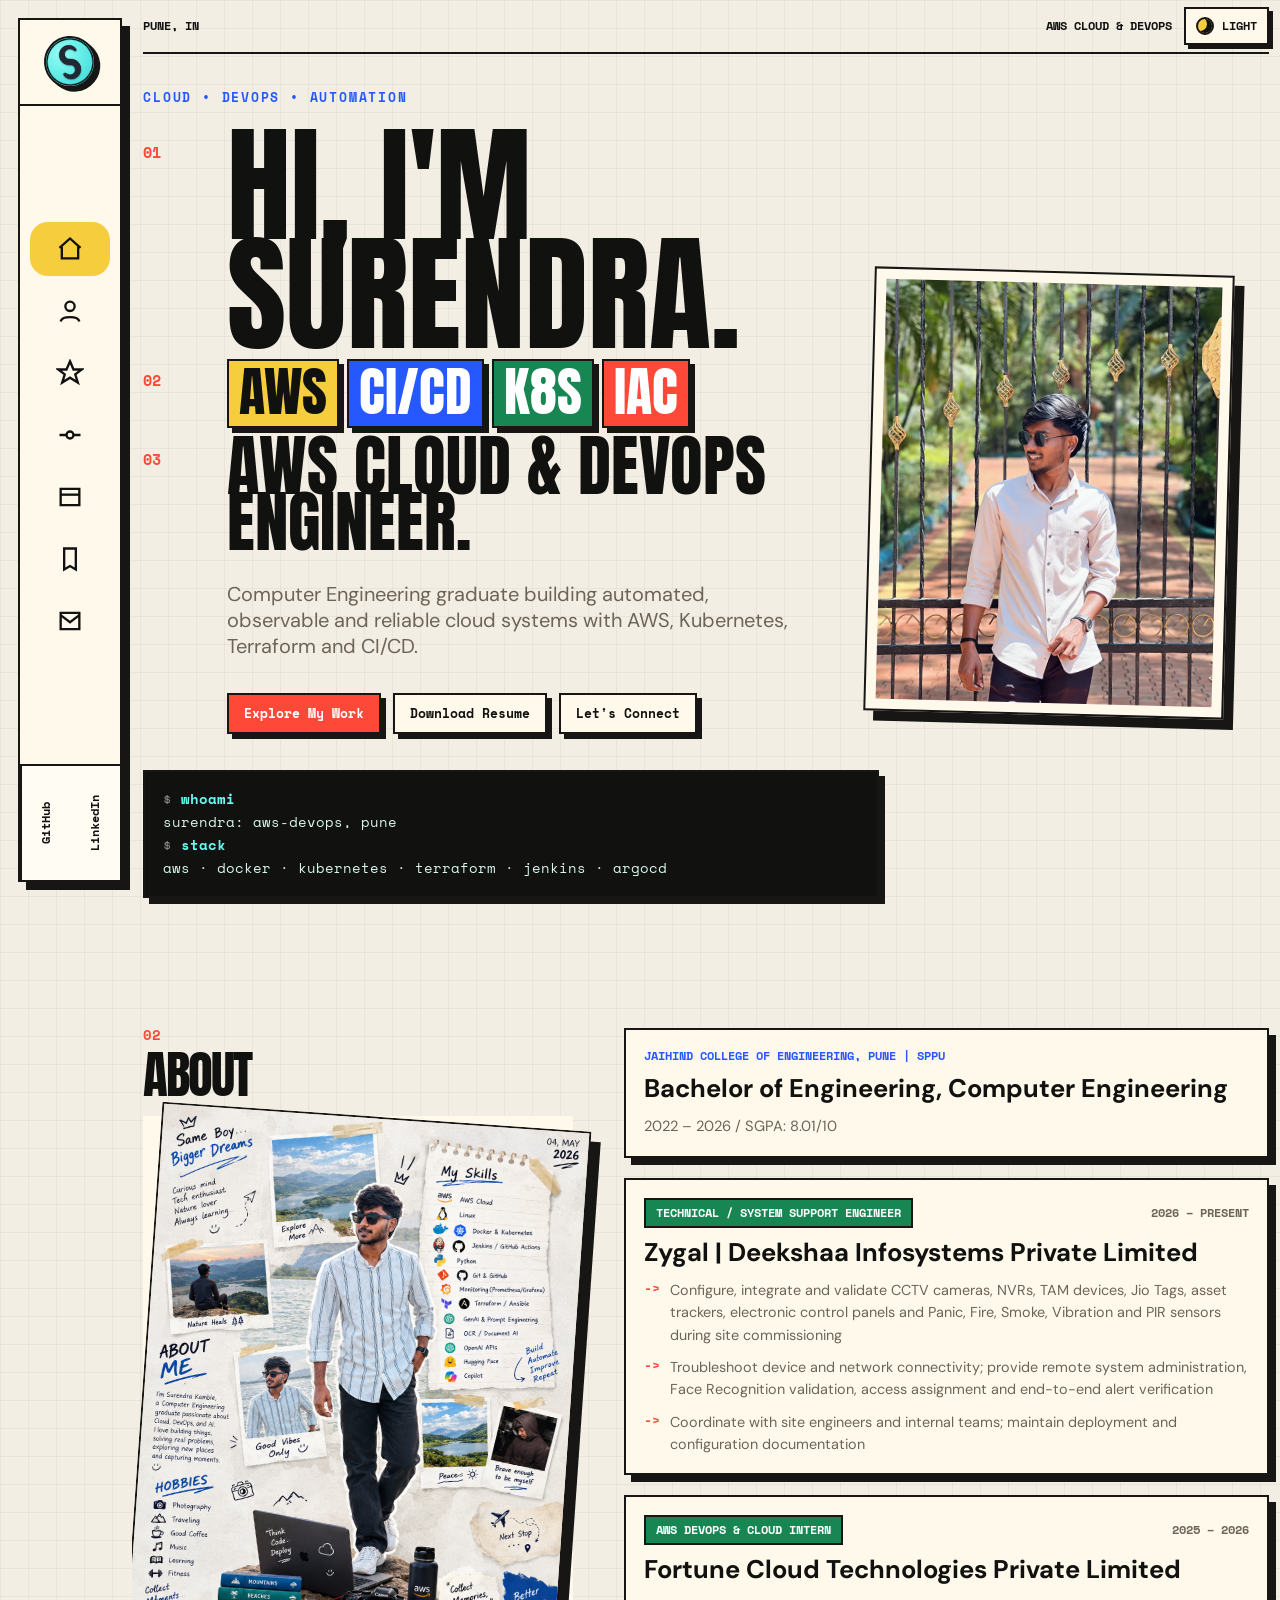
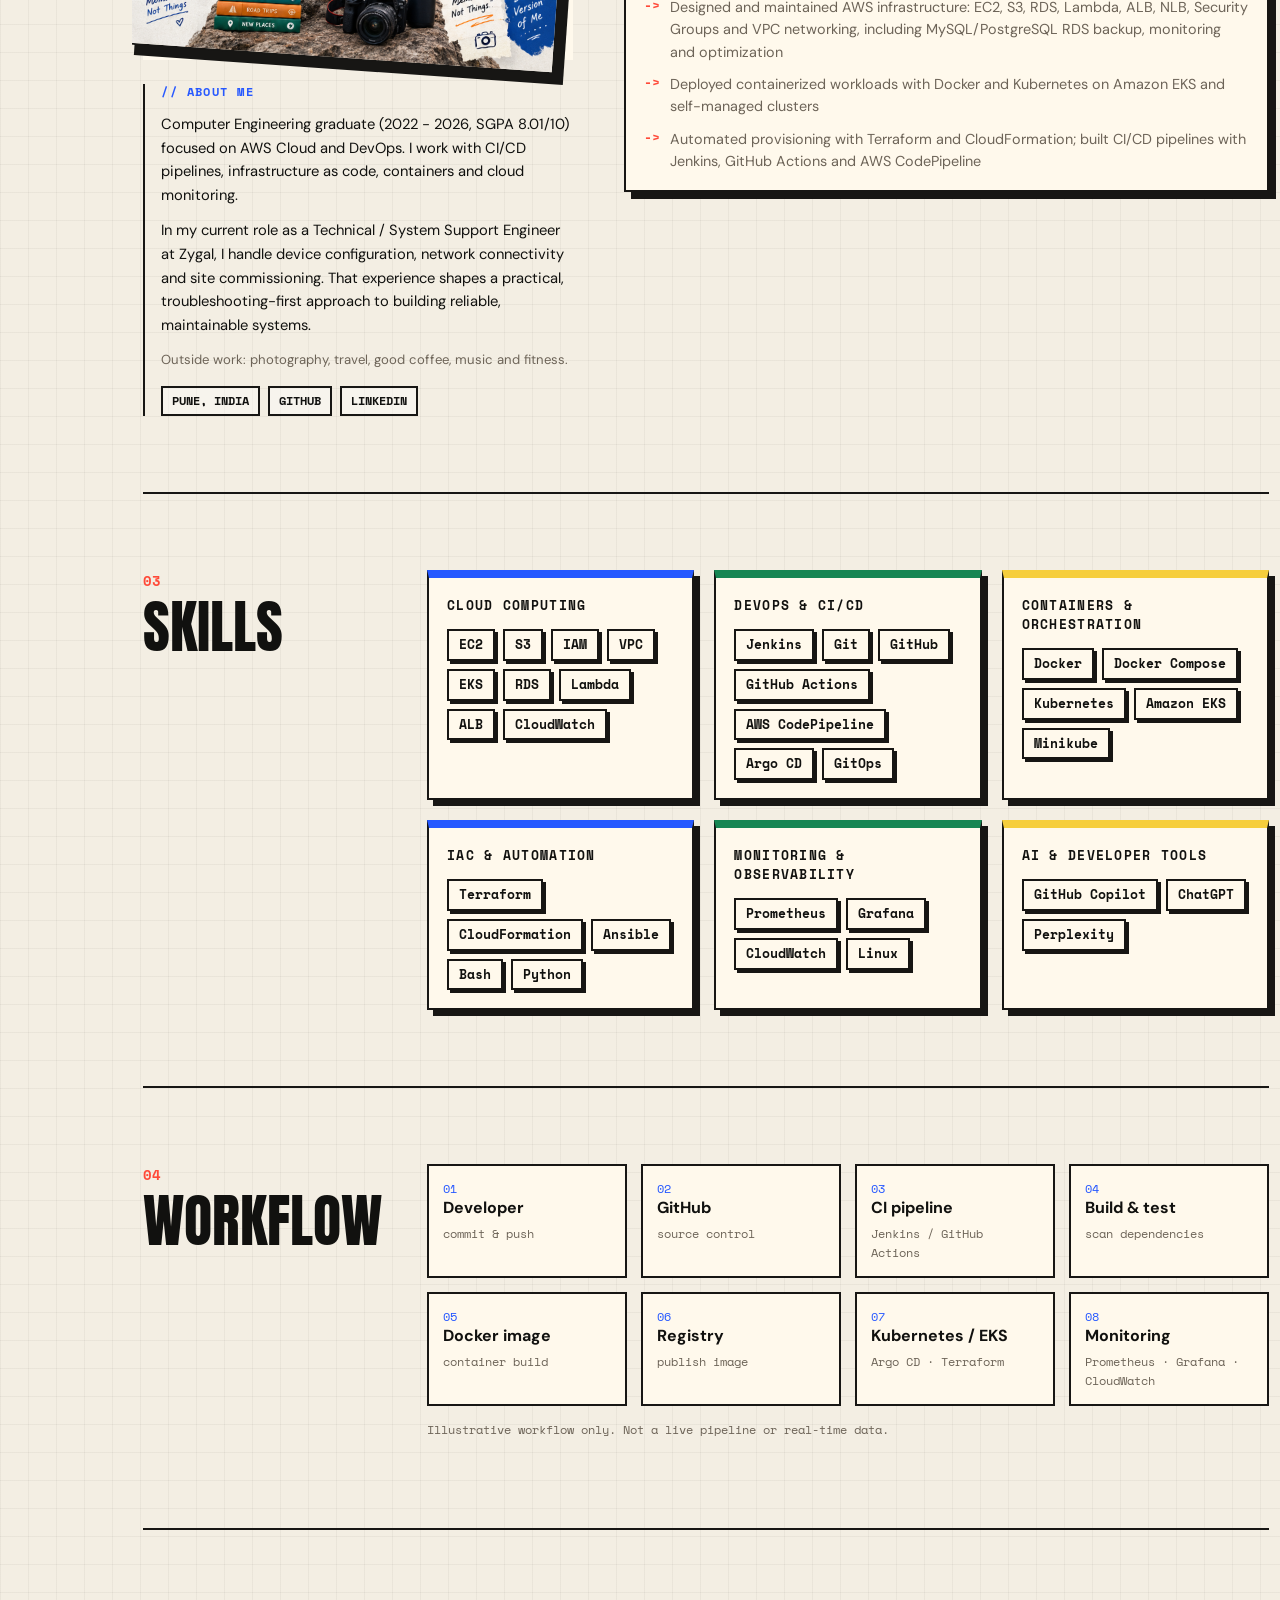
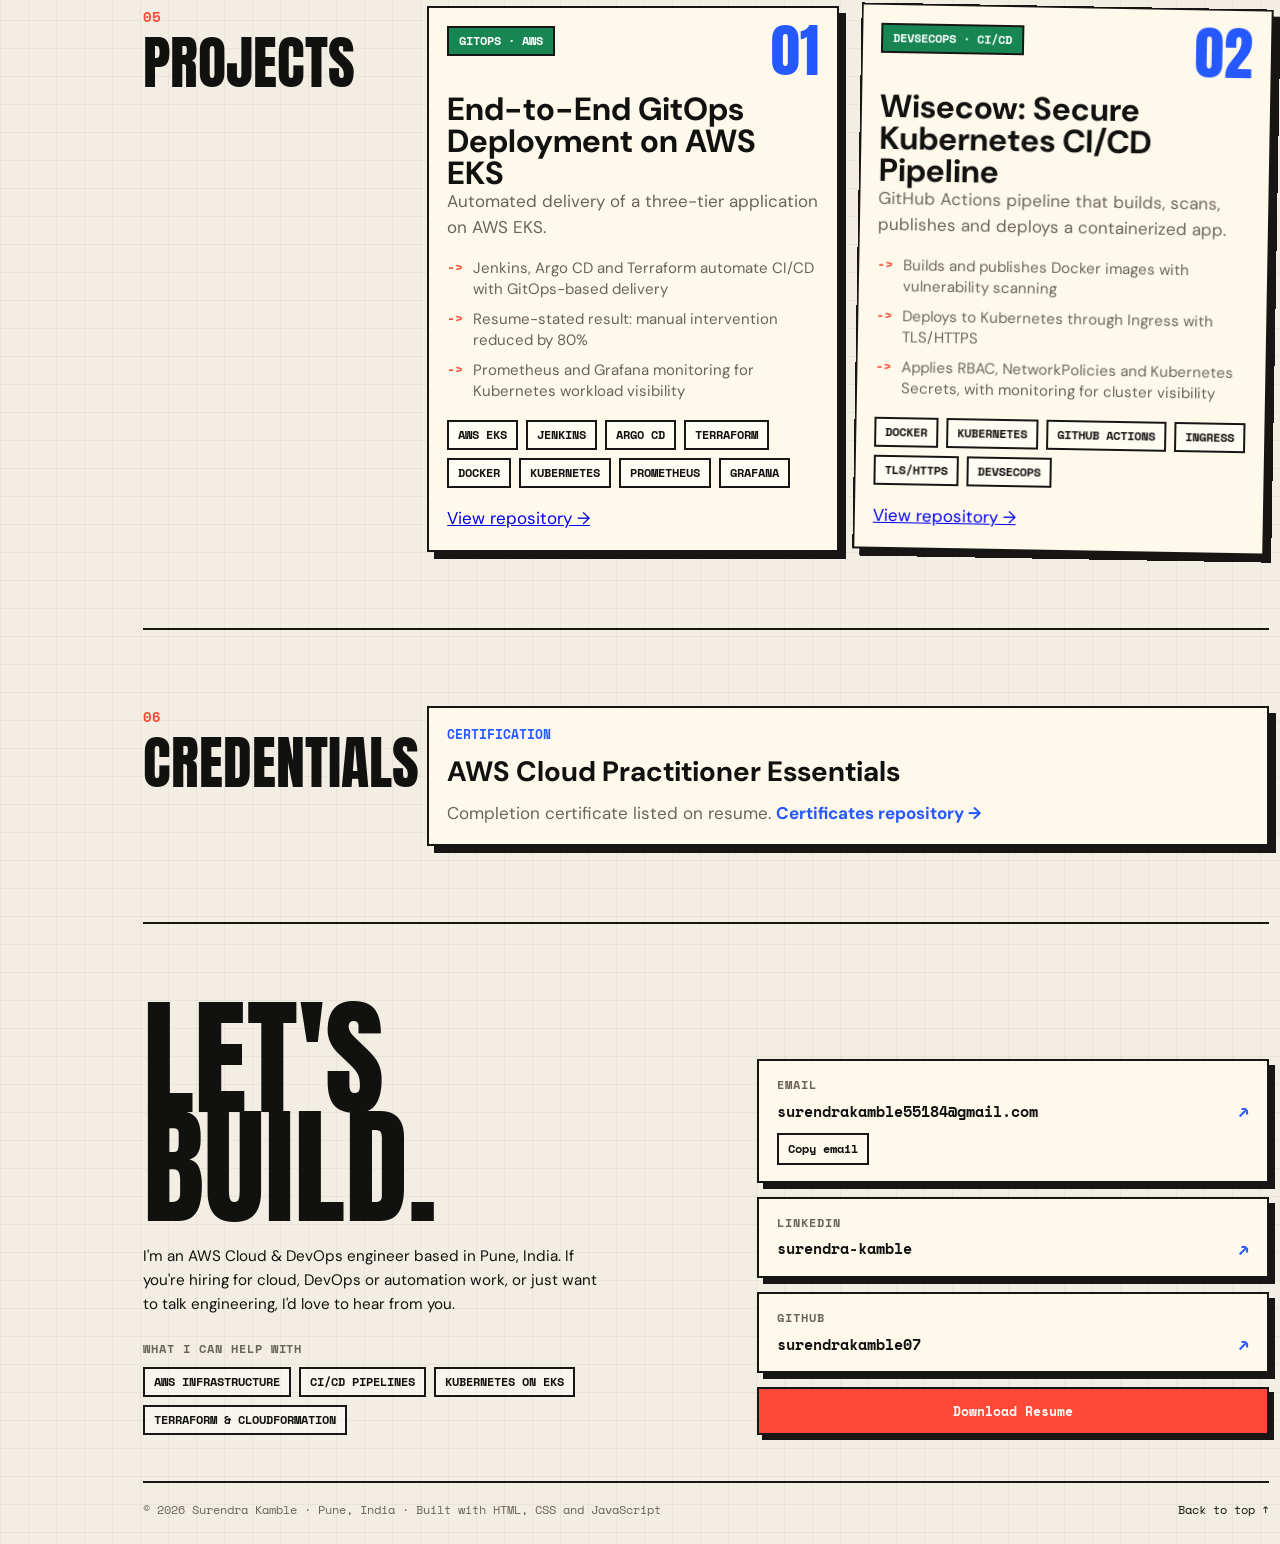
<file: index.html>
<!doctype html>
<html lang="en"><head><meta charset="UTF-8"><meta name="viewport" content="width=device-width, initial-scale=1">
<title>Surendra Kamble | AWS Cloud &amp; DevOps Engineer</title>
<meta name="description" content="Portfolio of Surendra Kamble, AWS Cloud &amp; DevOps Engineer in Pune: CI/CD, Kubernetes, Terraform, GitOps and monitoring.">
<meta name="theme-color" content="#66fcf1">
<meta property="og:type" content="website"><meta property="og:title" content="Surendra Kamble | AWS Cloud &amp; DevOps Engineer"><meta property="og:description" content="AWS, CI/CD, Kubernetes, Terraform, GitOps and monitoring.">
<meta property="og:image" content="images/og.png">
<meta name="twitter:card" content="summary_large_image"><meta name="twitter:image" content="images/og.png">
<link rel="icon" type="image/png" sizes="32x32" href="favicon.png"><link rel="apple-touch-icon" href="apple-touch-icon.png">
<link rel="preconnect" href="https://fonts.googleapis.com"><link rel="preconnect" href="https://fonts.gstatic.com" crossorigin>
<link href="https://fonts.googleapis.com/css2?family=Anton&family=DM+Sans:wght@400;500;700&family=Space+Mono:wght@400;700&display=swap" rel="stylesheet">
<link rel="stylesheet" href="styles.css"><link rel="stylesheet" href="site.css"></head>
<body><a class="skip" href="#main">Skip to content</a>
<aside class="side-nav" aria-label="Primary navigation"><a class="mark" href="#home" aria-label="Surendra Kamble home"><img src="images/logo.png" alt="S logo" width="60" height="60"></a>
<nav class="rail-links"><a href="#home" aria-label="Home"><svg viewBox="0 0 24 24" fill="none" stroke="currentColor"><path d="M3 11l9-8 9 8"/><path d="M5 10v10h14V10"/></svg><span class="rail-label">Home</span></a><a href="#about" aria-label="About"><svg viewBox="0 0 24 24" fill="none" stroke="currentColor"><circle cx="12" cy="8" r="4"/><path d="M4 21c1-5 15-5 16 0"/></svg><span class="rail-label">About</span></a><a href="#skills" aria-label="Skills"><svg viewBox="0 0 24 24" fill="none" stroke="currentColor"><path d="M12 2l3 7h7l-5.5 4.2 2.2 7L12 16l-6.7 4.2 2.2-7L2 9h7z"/></svg><span class="rail-label">Skills</span></a><a href="#workflow" aria-label="Workflow"><svg viewBox="0 0 24 24" fill="none" stroke="currentColor"><path d="M3 12h6M15 12h6"/><circle cx="12" cy="12" r="3"/></svg><span class="rail-label">Workflow</span></a><a href="#projects" aria-label="Projects"><svg viewBox="0 0 24 24" fill="none" stroke="currentColor"><path d="M4 5h16v14H4z"/><path d="M4 10h16"/></svg><span class="rail-label">Projects</span></a><a href="#credentials" aria-label="Credentials"><svg viewBox="0 0 24 24" fill="none" stroke="currentColor"><path d="M7 3h10v18l-5-3-5 3z"/></svg><span class="rail-label">Credentials</span></a><a href="#contact" aria-label="Contact"><svg viewBox="0 0 24 24" fill="none" stroke="currentColor"><path d="M4 5h16v14H4z"/><path d="M4 7l8 6 8-6"/></svg><span class="rail-label">Contact</span></a></nav>
<div class="rail-bottom"><a href="https://github.com/surendrakamble07" target="_blank" rel="noopener noreferrer">GitHub</a><a href="https://www.linkedin.com/in/surendra-kamble-593585319/" target="_blank" rel="noopener noreferrer">LinkedIn</a></div></aside>
<main class="page" id="main">
<div class="top-strip wrap"><span>Pune, IN</span><span>AWS Cloud &amp; DevOps<button class="theme-toggle" id="themeToggle" type="button" aria-label="Toggle dark theme" aria-pressed="false"><span class="toggle-icon" aria-hidden="true"></span><span id="themeLabel">Light</span></button></span></div>
<section id="home" class="hero wrap"><div class="hello">
<p class="eyebrow">CLOUD • DEVOPS • AUTOMATION</p>
<div class="sentence"><small>01</small><h1>Hi, I'm<br>Surendra.</h1></div>
<div class="sentence"><small>02</small><div class="role"><span class="word">AWS</span><span class="word">CI/CD</span><span class="word">K8s</span><span class="word">IaC</span></div></div>
<div class="sentence"><small>03</small><h1 class="title">AWS Cloud &amp; DevOps Engineer.</h1></div>
<p class="lede">Computer Engineering graduate building automated, observable and reliable cloud systems with AWS, Kubernetes, Terraform and CI/CD.</p>
<div class="actions"><a class="btn primary" href="#projects">Explore My Work</a><a class="btn" href="assets/Surendra_Kamble_Resume.pdf" download>Download Resume</a><a class="btn" href="#contact">Let's Connect</a></div>
<div class="term" role="img" aria-label="Terminal summary of Surendra Kamble"><i>$</i> <b>whoami</b><br>surendra: aws-devops, pune<br><i>$</i> <b>stack</b><br>aws · docker · kubernetes · terraform · jenkins · argocd</div>
</div><figure class="photo-card"><picture><source type="image/webp" srcset="images/me-800.webp 800w, images/me-1200.webp 1200w" sizes="(max-width: 620px) 200px, (max-width: 980px) 360px, 340px"><img class="hero-portrait" src="images/me-1200.jpg" srcset="images/me-800.jpg 800w, images/me-1200.jpg 1200w" sizes="(max-width: 620px) 200px, (max-width: 980px) 360px, 340px" alt="Portrait of Surendra Kamble" width="800" height="1000"></picture></figure></section>
<section id="about" class="section wrap"><div class="about-column"><header class="section-title"><small>02</small><h2>About</h2></header><div class="about-visual-bio"><figure class="about-figure"><button class="about-collage-trigger" id="aboutCollageTrigger" type="button" aria-label="Open About Me collage full size"><img src="images/about.png" alt="Personal collage of Surendra Kamble with travel photos, hobbies and a skills notepad" width="1114" height="1411" loading="lazy" decoding="async"></button></figure><div class="about-bio"><p class="about-bio-label">// ABOUT ME</p><p>Computer Engineering graduate (2022 - 2026, SGPA 8.01/10) focused on AWS Cloud and DevOps. I work with CI/CD pipelines, infrastructure as code, containers and cloud monitoring.</p><p>In my current role as a Technical / System Support Engineer at Zygal, I handle device configuration, network connectivity and site commissioning. That experience shapes a practical, troubleshooting-first approach to building reliable, maintainable systems.</p><p class="about-bio-aside">Outside work: photography, travel, good coffee, music and fitness.</p><div class="about-bio-chips"><span class="tech-chip">Pune, India</span><a class="tech-chip" href="https://github.com/surendrakamble07" target="_blank" rel="noopener noreferrer">GitHub</a><a class="tech-chip" href="https://www.linkedin.com/in/surendra-kamble-593585319/" target="_blank" rel="noopener noreferrer">LinkedIn</a></div></div></div></div><div class="about-card-stack"><article class="about-card education-card"><div class="education-meta">Jaihind College of Engineering, Pune | SPPU</div><h3>Bachelor of Engineering, Computer Engineering</h3><p>2022 – 2026 / SGPA: 8.01/10</p></article><article class="about-card experience-card"><div class="experience-meta"><span class="timeline-role">Technical / System Support Engineer</span><span class="timeline-date">2026 – Present</span></div><h3>Zygal | Deekshaa Infosystems Private Limited</h3><ul class="about-list"><li>Configure, integrate and validate CCTV cameras, NVRs, TAM devices, Jio Tags, asset trackers, electronic control panels and Panic, Fire, Smoke, Vibration and PIR sensors during site commissioning</li><li>Troubleshoot device and network connectivity; provide remote system administration, Face Recognition validation, access assignment and end-to-end alert verification</li><li>Coordinate with site engineers and internal teams; maintain deployment and configuration documentation</li></ul></article><article class="about-card experience-card"><div class="experience-meta"><span class="timeline-role">AWS DevOps &amp; Cloud Intern</span><span class="timeline-date">2025 – 2026</span></div><h3>Fortune Cloud Technologies Private Limited</h3><ul class="about-list"><li>Designed and maintained AWS infrastructure: EC2, S3, RDS, Lambda, ALB, NLB, Security Groups and VPC networking, including MySQL/PostgreSQL RDS backup, monitoring and optimization</li><li>Deployed containerized workloads with Docker and Kubernetes on Amazon EKS and self-managed clusters</li><li>Automated provisioning with Terraform and CloudFormation; built CI/CD pipelines with Jenkins, GitHub Actions and AWS CodePipeline</li></ul></article></div></section>
<section id="skills" class="section wrap"><aside class="section-title"><small>03</small><h2>Skills</h2></aside><div class="groups"><div class="group"><h3>Cloud computing</h3><span class="skill">EC2</span><span class="skill">S3</span><span class="skill">IAM</span><span class="skill">VPC</span><span class="skill">EKS</span><span class="skill">RDS</span><span class="skill">Lambda</span><span class="skill">ALB</span><span class="skill">CloudWatch</span></div><div class="group"><h3>DevOps &amp; CI/CD</h3><span class="skill">Jenkins</span><span class="skill">Git</span><span class="skill">GitHub</span><span class="skill">GitHub Actions</span><span class="skill">AWS CodePipeline</span><span class="skill">Argo CD</span><span class="skill">GitOps</span></div><div class="group"><h3>Containers &amp; orchestration</h3><span class="skill">Docker</span><span class="skill">Docker Compose</span><span class="skill">Kubernetes</span><span class="skill">Amazon EKS</span><span class="skill">Minikube</span></div><div class="group"><h3>IaC &amp; automation</h3><span class="skill">Terraform</span><span class="skill">CloudFormation</span><span class="skill">Ansible</span><span class="skill">Bash</span><span class="skill">Python</span></div><div class="group"><h3>Monitoring &amp; observability</h3><span class="skill">Prometheus</span><span class="skill">Grafana</span><span class="skill">CloudWatch</span><span class="skill">Linux</span></div><div class="group"><h3>AI &amp; developer tools</h3><span class="skill">GitHub Copilot</span><span class="skill">ChatGPT</span><span class="skill">Perplexity</span></div></div></section>
<section id="workflow" class="section wrap"><aside class="section-title"><small>04</small><h2>Workflow</h2></aside><div><ol class="flow"><li>Developer<small>commit &amp; push</small></li><li>GitHub<small>source control</small></li><li>CI pipeline<small>Jenkins / GitHub Actions</small></li><li>Build &amp; test<small>scan dependencies</small></li><li>Docker image<small>container build</small></li><li>Registry<small>publish image</small></li><li>Kubernetes / EKS<small>Argo CD · Terraform</small></li><li>Monitoring<small>Prometheus · Grafana · CloudWatch</small></li></ol><p class="note">Illustrative workflow only. Not a live pipeline or real-time data.</p></div></section>
<section id="projects" class="section wrap"><aside class="section-title"><small>05</small><h2>Projects</h2></aside><div class="project-grid"><article class="project-card"><div class="project-top"><span class="project-tag">GitOps · AWS</span><span class="project-index">01</span></div><div><h3>End-to-End GitOps Deployment on AWS EKS</h3><p>Automated delivery of a three-tier application on AWS EKS.</p></div><ul class="project-bullets"><li>Jenkins, Argo CD and Terraform automate CI/CD with GitOps-based delivery</li><li>Resume-stated result: manual intervention reduced by 80%</li><li>Prometheus and Grafana monitoring for Kubernetes workload visibility</li></ul><div class="tech-stack"><span class="tech-chip">AWS EKS</span><span class="tech-chip">Jenkins</span><span class="tech-chip">Argo CD</span><span class="tech-chip">Terraform</span><span class="tech-chip">Docker</span><span class="tech-chip">Kubernetes</span><span class="tech-chip">Prometheus</span><span class="tech-chip">Grafana</span></div><p><a href="https://github.com/surendrakamble07/node-todo-cicd-master" target="_blank" rel="noopener noreferrer">View repository &rarr;</a></p></article><article class="project-card"><div class="project-top"><span class="project-tag">DevSecOps · CI/CD</span><span class="project-index">02</span></div><div><h3>Wisecow: Secure Kubernetes CI/CD Pipeline</h3><p>GitHub Actions pipeline that builds, scans, publishes and deploys a containerized app.</p></div><ul class="project-bullets"><li>Builds and publishes Docker images with vulnerability scanning</li><li>Deploys to Kubernetes through Ingress with TLS/HTTPS</li><li>Applies RBAC, NetworkPolicies and Kubernetes Secrets, with monitoring for cluster visibility</li></ul><div class="tech-stack"><span class="tech-chip">Docker</span><span class="tech-chip">Kubernetes</span><span class="tech-chip">GitHub Actions</span><span class="tech-chip">Ingress</span><span class="tech-chip">TLS/HTTPS</span><span class="tech-chip">DevSecOps</span></div><p><a href="https://github.com/surendrakamble07/Wisecow-DevOps-Secure-Kubernetes-CI-CD-Pipeline" target="_blank" rel="noopener noreferrer">View repository &rarr;</a></p></article></div></section>
<section id="credentials" class="section wrap"><aside class="section-title"><small>06</small><h2>Credentials</h2></aside><div class="stack"><article class="education-card"><div class="education-meta">Certification</div><h3>AWS Cloud Practitioner Essentials</h3><p>Completion certificate listed on resume. <a href="https://github.com/surendrakamble07/AWS-DevOps-Certificates" target="_blank" rel="noopener noreferrer">Certificates repository &rarr;</a></p></article></div></section>
<section id="contact" class="contact wrap">
	<div class="contact-intro">
		<h2 class="contact-title">Let's<br>Build.</h2>
		<p class="contact-copy">I'm an AWS Cloud &amp; DevOps engineer based in Pune, India. If you're hiring for cloud, DevOps or automation work, or just want to talk engineering, I'd love to hear from you.</p>
		<div class="contact-offerings">
			<span class="contact-caption">What I can help with</span>
			<div class="contact-chips"><span class="tech-chip">AWS infrastructure</span><span class="tech-chip">CI/CD pipelines</span><span class="tech-chip">Kubernetes on EKS</span><span class="tech-chip">Terraform &amp; CloudFormation</span></div>
		</div>
	</div>
	<div class="contact-cards">
		<article class="contact-card contact-card-email">
			<a class="contact-card-hitarea" href="mailto:surendrakamble55184@gmail.com">
				<span class="contact-card-label">Email</span>
				<span class="contact-card-value">surendrakamble55184@gmail.com</span>
				<span class="contact-card-arrow" aria-hidden="true">↗</span>
			</a>
			<div class="contact-card-actions"><button class="copy" id="copy" type="button">Copy email</button><div id="toast" role="status" aria-live="polite"></div></div>
		</article>
		<a class="contact-card" href="https://www.linkedin.com/in/surendra-kamble-593585319/" target="_blank" rel="noopener noreferrer">
			<span class="contact-card-label">LinkedIn</span><span class="contact-card-value">surendra-kamble</span><span class="contact-card-arrow" aria-hidden="true">↗</span>
		</a>
		<a class="contact-card" href="https://github.com/surendrakamble07" target="_blank" rel="noopener noreferrer">
			<span class="contact-card-label">GitHub</span><span class="contact-card-value">surendrakamble07</span><span class="contact-card-arrow" aria-hidden="true">↗</span>
		</a>
		<a class="btn primary contact-resume" href="assets/Surendra_Kamble_Resume.pdf" download>Download Resume</a>
	</div>
</section>
<footer class="site-footer wrap"><span>&copy; 2026 Surendra Kamble &middot; Pune, India &middot; Built with HTML, CSS and JavaScript</span><a href="#home">Back to top &uarr;</a></footer>
</main><button id="top" type="button" aria-label="Back to top">TOP ↑</button><dialog class="image-dialog" id="aboutCollageDialog" aria-label="About Me collage"><button class="image-dialog-close" id="aboutCollageClose" type="button" aria-label="Close collage">Close</button><img src="images/about-1000.jpg" alt="Personal collage: Surendra Kamble with photos of travel and nature, hobbies, and a skills notepad" width="1000" height="1267"></dialog><script src="script.js"></script></body></html>
</file>
<file: styles.css>
:root {
  --paper: #f3eee3;
  --ink: #11110f;
  --muted: #6d6458;
  --line: #171614;
  --card: #fff9ec;
  --red: #ff4938;
  --blue: #2658ff;
  --green: #178653;
  --yellow: #f6ce3d;
  --grid-line: rgba(17,17,15,.045);
  --dock-fill: rgba(255,255,255,.38);
  --rail: 104px;
  --max: 1180px;
}
[data-theme="dark"] {
  --paper: #10100f;
  --ink: #f3eee3;
  --muted: #b9ad9b;
  --line: #f3eee3;
  --card: #191817;
  --red: #ff5a48;
  --blue: #6f92ff;
  --green: #35b978;
  --yellow: #f6ce3d;
  --grid-line: rgba(243,238,227,.055);
  --dock-fill: rgba(255,255,255,.07);
}
* { box-sizing: border-box; }
html { scroll-behavior: smooth; }
body {
  margin: 0;
  color: var(--ink);
  background:
    linear-gradient(var(--grid-line) 1px, transparent 1px),
    linear-gradient(90deg, var(--grid-line) 1px, transparent 1px),
    var(--paper);
  background-size: 28px 28px;
  font-family: "DM Sans", sans-serif;
  transition: background .22s ease, color .22s ease;
}
.side-nav {
  position: fixed;
  inset: 18px auto 18px 18px;
  z-index: 30;
  width: var(--rail);
  border: 2px solid var(--line);
  background: var(--card);
  box-shadow: 8px 8px 0 var(--line);
  display: grid;
  grid-template-rows: 86px 1fr 116px;
}
.mark {
  display: grid;
  place-items: center;
  border-bottom: 2px solid var(--line);
  color: var(--ink);
  background: var(--card);
  text-decoration: none;
}
.mark img {
  width: 52px;
  height: 52px;
  border: 2px solid var(--line);
  border-radius: 50%;
  background: #55e6e1;
  box-shadow: 4px 4px 0 var(--line);
  transform: rotate(-5deg);
}
.rail-links {
  display: grid;
  align-content: center;
  gap: 8px;
  padding: 12px 10px;
}
.rail-links a {
  min-height: clamp(46px, 6vh, 68px);
  color: var(--ink);
  text-decoration: none;
  border: 2px solid transparent;
  display: grid;
  place-items: center;
  font: 700 11px/1 "Space Mono", monospace;
  text-transform: uppercase;
  border-radius: 18px;
  position: relative;
  transition: background .18s ease, color .18s ease, border-color .18s ease, transform .18s ease;
}
.rail-links a:first-child { border-top: 2px solid transparent; }
.rail-links a:hover {
  background: var(--yellow);
  border-color: var(--line);
  transform: rotate(-2deg);
}
.rail-label {
  position: absolute;
  left: calc(100% + 12px);
  top: 50%;
  z-index: 5;
  min-width: max-content;
  border: 2px solid var(--line);
  background: var(--card);
  color: var(--ink);
  box-shadow: 4px 4px 0 var(--line);
  padding: 8px 10px;
  opacity: 0;
  pointer-events: none;
  transform: translate(-8px, -50%);
  transition: opacity .16s ease, transform .16s ease;
}
.rail-links a:hover .rail-label,
.rail-links a:focus-visible .rail-label {
  opacity: 1;
  transform: translate(0, -50%);
}
.rail-links svg {
  width: 28px;
  height: 28px;
  stroke-width: 2;
}
.rail-bottom {
  border-top: 2px solid var(--line);
  display: grid;
  grid-template-columns: 1fr 1fr;
}
.rail-bottom a {
  display: grid;
  place-items: center;
  color: var(--ink);
  text-decoration: none;
  font: 700 12px/1 "Space Mono", monospace;
  border-right: 2px solid var(--line);
  writing-mode: vertical-rl;
  transform: rotate(180deg);
  background: var(--dock-fill);
}
.rail-bottom a:last-child { border-right: 0; }
.page {
  margin-left: calc(var(--rail) + 28px);
}
.wrap {
  width: min(var(--max), calc(92vw - var(--rail) / 2));
  margin: 0 auto;
}
.top-strip {
  min-height: 54px;
  border-bottom: 2px solid var(--line);
  display: flex;
  justify-content: space-between;
  align-items: center;
  font: 700 12px/1 "Space Mono", monospace;
  text-transform: uppercase;
}
.top-strip span {
  display: inline-flex;
  align-items: center;
  gap: 12px;
  flex-wrap: wrap;
}
.theme-toggle {
  color: var(--ink);
  background: var(--card);
  border: 2px solid var(--line);
  padding: 8px 10px;
  font: 700 12px/1 "Space Mono", monospace;
  text-transform: uppercase;
  cursor: pointer;
  box-shadow: 4px 4px 0 var(--line);
  display: inline-flex;
  align-items: center;
  gap: 8px;
  transition: transform .16s ease, box-shadow .16s ease, background .16s ease;
}
.theme-toggle:hover {
  background: var(--yellow);
  transform: translate(2px, 2px);
  box-shadow: 2px 2px 0 var(--line);
}
.toggle-icon {
  width: 18px;
  height: 18px;
  border: 2px solid var(--line);
  border-radius: 50%;
  background: var(--yellow);
  box-shadow: inset -5px -2px 0 var(--ink);
}
[data-theme="dark"] .toggle-icon {
  background: var(--ink);
  box-shadow: inset 6px 0 0 var(--yellow);
}
.hero {
  min-height: calc(100vh - 54px);
  display: grid;
  grid-template-columns: minmax(0, 1.28fr) minmax(280px, 360px);
  gap: 30px;
  align-items: center;
  padding: 34px 0 54px;
}
.hello {
  display: grid;
  gap: 10px;
}
.sentence {
  display: grid;
  grid-template-columns: 70px 1fr;
  gap: 14px;
  align-items: start;
}
.sentence small {
  padding-top: 14px;
  font: 700 15px/1 "Space Mono", monospace;
  color: var(--red);
}
h1 {
  margin: 0;
  font: 400 clamp(4.4rem, 10vw, 11rem)/.85 Anton, sans-serif;
  text-transform: uppercase;
  letter-spacing: 0;
}
.role {
  display: flex;
  flex-wrap: nowrap;
  gap: 8px;
  font: 400 clamp(2rem, 4.25vw, 4.7rem)/.9 Anton, sans-serif;
  text-transform: uppercase;
}
.word {
  border: 2px solid var(--line);
  padding: 6px 10px 10px;
  background: var(--yellow);
  box-shadow: 5px 5px 0 var(--line);
}
.word:nth-child(2) { background: var(--blue); color: #fff; }
.word:nth-child(3) { background: var(--green); color: #fff; }
.word:nth-child(4) { background: var(--red); color: #fff; }
.lede {
  max-width: 600px;
  color: var(--muted);
  font-size: 20px;
  margin: 20px 0 0 84px;
  padding-right: 24px;
}
.actions {
  display: flex;
  gap: 12px;
  flex-wrap: wrap;
  margin: 24px 0 0 84px;
}
.btn {
  color: var(--ink);
  text-decoration: none;
  border: 2px solid var(--line);
  background: var(--card);
  padding: 12px 15px;
  font: 700 13px/1 "Space Mono", monospace;
  box-shadow: 5px 5px 0 var(--line);
  transition: transform .16s ease, box-shadow .16s ease;
}
.btn:hover {
  transform: translate(3px, 3px);
  box-shadow: 2px 2px 0 var(--line);
}
.btn.primary {
  background: var(--red);
  color: #fff;
}
.photo-card {
  border: 2px solid var(--line);
  background: var(--card);
  padding: 10px;
  box-shadow: 10px 10px 0 var(--line);
  justify-self: end;
  transform: rotate(1.5deg);
  width: min(100%, 360px);
}
.photo-card img {
  width: 100%;
  height: auto;
  aspect-ratio: 4 / 5;
  max-height: min(62vh, 520px);
  object-fit: cover;
  object-position: 50% 35%;
  display: block;
}
.section {
  display: grid;
  grid-template-columns: 250px 1fr;
  gap: 34px;
  padding: 76px 0;
  border-bottom: 2px solid var(--line);
}
.section-title {
  position: sticky;
  top: 24px;
  align-self: start;
}
.section-title small {
  font: 700 14px/1 "Space Mono", monospace;
  color: var(--red);
}
.section-title h2 {
  margin: 10px 0 0;
  font: 400 58px/.9 Anton, sans-serif;
  text-transform: uppercase;
}
.stack {
  display: grid;
  gap: 16px;
}
.timeline {
  position: relative;
  display: grid;
  gap: 18px;
}
.timeline::before {
  content: "";
  position: absolute;
  left: 38px;
  top: 10px;
  bottom: 10px;
  width: 2px;
  background: var(--line);
}
.timeline-item {
  display: grid;
  grid-template-columns: 82px 1fr;
  gap: 18px;
  position: relative;
}
.timeline-dot {
  width: 78px;
  height: 78px;
  border: 2px solid var(--line);
  background: var(--yellow);
  display: grid;
  place-items: center;
  font: 400 38px/.85 Anton, sans-serif;
  color: var(--ink);
  box-shadow: 5px 5px 0 var(--line);
  z-index: 1;
}
.timeline-card {
  border: 2px solid var(--line);
  background: var(--card);
  box-shadow: 7px 7px 0 var(--line);
  padding: 18px;
  display: grid;
  gap: 12px;
  transition: transform .16s ease, box-shadow .16s ease;
}
.timeline-card:hover {
  transform: translate(3px, 3px);
  box-shadow: 4px 4px 0 var(--line);
}
.timeline-meta {
  display: flex;
  align-items: center;
  gap: 10px;
  flex-wrap: wrap;
}
.timeline-role {
  border: 2px solid var(--line);
  background: var(--green);
  color: #fff;
  padding: 7px 10px;
  font: 700 12px/1 "Space Mono", monospace;
  text-transform: uppercase;
}
.timeline-date {
  color: var(--muted);
  font: 700 12px/1 "Space Mono", monospace;
  text-transform: uppercase;
}
.timeline-card h3 {
  margin: 0;
  font-size: 25px;
}
.timeline-company {
  color: var(--blue);
  font: 700 14px/1 "Space Mono", monospace;
  text-transform: uppercase;
}
.timeline-card p {
  margin: 0;
  color: var(--muted);
  font-size: 17px;
  line-height: 1.5;
}
.timeline-highlight {
  border-left: 6px solid var(--red);
  background: var(--dock-fill);
  padding: 12px 14px;
  color: var(--ink);
  font: 700 14px/1.45 "Space Mono", monospace;
}
.case {
  display: grid;
  grid-template-columns: 82px 1fr 150px;
  gap: 18px;
  border: 2px solid var(--line);
  background: var(--card);
  padding: 16px;
  box-shadow: 7px 7px 0 var(--line);
}
.case-num {
  font: 400 58px/.85 Anton, sans-serif;
  color: var(--green);
}
.case h3 {
  margin: 0 0 8px;
  font-size: 24px;
}
.case p {
  margin: 0;
  color: var(--muted);
  font-size: 17px;
}
.tag {
  justify-self: end;
  align-self: start;
  border: 2px solid var(--line);
  background: var(--yellow);
  padding: 8px 10px;
  font: 700 12px/1 "Space Mono", monospace;
  text-transform: uppercase;
}
.skills {
  display: grid;
  grid-template-columns: repeat(5, 1fr);
  gap: 10px;
}
.skill {
  min-height: 112px;
  border: 2px solid var(--line);
  background: var(--card);
  padding: 14px;
  display: grid;
  align-content: end;
  font: 700 17px/1.1 "Space Mono", monospace;
  box-shadow: 5px 5px 0 var(--line);
}
.project-grid {
  display: grid;
  grid-template-columns: repeat(2, 1fr);
  gap: 18px;
}
.project-card {
  min-height: 360px;
  border: 2px solid var(--line);
  background: var(--card);
  color: var(--ink);
  text-decoration: none;
  box-shadow: 7px 7px 0 var(--line);
  padding: 18px;
  display: grid;
  align-content: space-between;
  gap: 18px;
  transition: transform .16s ease, box-shadow .16s ease, background .16s ease;
}
.project-card:nth-child(2) {
  transform: rotate(1deg);
}
.project-card:hover {
  transform: translate(3px, 3px);
  box-shadow: 4px 4px 0 var(--line);
  background: var(--dock-fill);
}
.project-card:nth-child(2):hover {
  transform: rotate(1deg) translate(3px, 3px);
}
.project-top {
  display: flex;
  justify-content: space-between;
  align-items: flex-start;
  gap: 14px;
}
.project-tag {
  width: fit-content;
  border: 2px solid var(--line);
  background: var(--green);
  color: #fff;
  padding: 7px 10px;
  font: 700 12px/1 "Space Mono", monospace;
  text-transform: uppercase;
}
.project-index {
  font: 400 58px/.85 Anton, sans-serif;
  color: var(--blue);
}
.project-card h3 {
  margin: 0;
  font-size: 32px;
  line-height: 1;
}
.project-card p {
  margin: 0;
  color: var(--muted);
  font-size: 17px;
  line-height: 1.5;
}
.project-bullets {
  list-style: none;
  display: grid;
  gap: 9px;
  padding: 0;
  margin: 0;
}
.project-bullets li {
  color: var(--muted);
  font-size: 15px;
  line-height: 1.4;
  display: grid;
  grid-template-columns: 18px 1fr;
  gap: 8px;
}
.project-bullets li::before {
  content: "->";
  color: var(--red);
  font: 700 13px/1.4 "Space Mono", monospace;
}
.tech-stack {
  display: flex;
  flex-wrap: wrap;
  gap: 8px;
}
.tech-chip {
  border: 2px solid var(--line);
  background: var(--dock-fill);
  color: var(--ink);
  padding: 7px 9px;
  font: 700 12px/1 "Space Mono", monospace;
  text-transform: uppercase;
}
.research-card,
.education-card {
  border: 2px solid var(--line);
  background: var(--card);
  box-shadow: 7px 7px 0 var(--line);
  padding: 18px;
  display: grid;
  gap: 14px;
}
.research-head {
  display: flex;
  justify-content: space-between;
  gap: 16px;
  align-items: flex-start;
}
.research-card h3,
.education-card h3 {
  margin: 0;
  font-size: 28px;
  line-height: 1.05;
}
.research-meta,
.education-meta {
  color: var(--blue);
  font: 700 13px/1.35 "Space Mono", monospace;
  text-transform: uppercase;
}
.research-card p,
.education-card p {
  margin: 0;
  color: var(--muted);
  font-size: 17px;
  line-height: 1.5;
}
.research-score {
  width: fit-content;
  border-left: 6px solid var(--red);
  background: var(--dock-fill);
  padding: 10px 14px;
  color: var(--ink);
  font: 700 14px/1.4 "Space Mono", monospace;
  text-transform: uppercase;
}
.research-actions {
  display: flex;
  flex-wrap: wrap;
  gap: 8px;
  justify-content: flex-end;
  flex-shrink: 0;
}
.research-actions a {
  color: var(--ink);
  text-decoration: none;
  border: 2px solid var(--line);
  background: var(--card);
  padding: 7px 9px;
  font: 700 11px/1 "Space Mono", monospace;
  text-transform: uppercase;
  box-shadow: 3px 3px 0 var(--line);
  transition: transform .16s ease, box-shadow .16s ease, background .16s ease;
}
.research-actions a:hover {
  background: var(--dock-fill);
  transform: translate(2px, 2px);
  box-shadow: 1px 1px 0 var(--line);
}
.creative-showcase {
  margin: 0;
}
.creative-showcase img {
  width: 100%;
  height: min(74vh, 860px);
  object-fit: contain;
  display: block;
  background: transparent;
}
.cert-list {
  display: grid;
  gap: 16px;
}
.cert-group {
  display: grid;
  gap: 14px;
}
.cert-group.two-col {
  grid-template-columns: repeat(2, 1fr);
}
.cert-group.three-col {
  grid-template-columns: repeat(3, 1fr);
}
.cert-item {
  min-height: 156px;
  border: 2px solid var(--line);
  background: var(--card);
  box-shadow: 5px 5px 0 var(--line);
  padding: 16px;
  display: grid;
  grid-template-rows: 34px auto 1fr;
  gap: 10px;
  align-items: start;
}
.cert-item h3 {
  margin: 0;
  font-size: 22px;
}
.cert-item p {
  margin: 0;
  color: var(--muted);
  font-size: 15px;
  line-height: 1.45;
}
.cert-label {
  width: 128px;
  height: 34px;
  border: 2px solid var(--line);
  background: var(--green);
  color: #fff;
  padding: 0 10px;
  display: inline-grid;
  place-items: center;
  font: 700 12px/1 "Space Mono", monospace;
  text-align: center;
  text-transform: uppercase;
}
@media (max-width: 980px) {
  :root { --rail: 78px; }
  .wrap { width: min(var(--max), calc(100vw - var(--rail) - 43px)); }
  .side-nav {
    inset: 14px auto 14px 14px;
    grid-template-rows: 70px 1fr 96px;
    box-shadow: 5px 5px 0 var(--line);
  }
  .mark { font-size: 20px; }
  .mark img {
    width: 44px;
    height: 44px;
    box-shadow: 3px 3px 0 var(--line);
  }
  .rail-links { padding: 8px 7px; gap: 6px; }
  .rail-links a { min-height: clamp(42px, 6vh, 60px); font-size: 0; border-radius: 14px; }
  .rail-links svg { width: 25px; height: 25px; }
  .hero, .section { grid-template-columns: 1fr; }
  .photo-card { transform: none; }
  .timeline::before { left: 34px; }
  .timeline-item { grid-template-columns: 74px 1fr; }
  .timeline-dot {
    width: 70px;
    height: 70px;
    font-size: 34px;
  }
  .case { grid-template-columns: 1fr; }
  .tag { justify-self: start; }
  .skills { grid-template-columns: repeat(2, 1fr); }
  .project-grid { grid-template-columns: 1fr; }
  .cert-group.two-col,
  .cert-group.three-col { grid-template-columns: 1fr; }
  .cert-list { grid-template-columns: 1fr; }
  .research-head { flex-direction: column; }
  .research-actions { justify-content: flex-start; }
  .project-card:nth-child(2) { transform: none; }
  .project-card:nth-child(2):hover { transform: translate(3px, 3px); }
  .section-title { position: static; }
}
@media (max-width: 620px) {
  :root { --rail: 0px; }
  .side-nav {
    inset: auto 12px 12px 12px;
    width: auto;
    height: 70px;
    grid-template-rows: 1fr;
    grid-template-columns: 64px 1fr;
    border: 2px solid var(--line);
    box-shadow: 5px 5px 0 var(--line);
  }
  .mark { border-bottom: 0; border-right: 2px solid var(--line); }
  .rail-links {
    grid-auto-flow: column;
    grid-auto-columns: 1fr;
    align-content: stretch;
    padding: 6px;
  }
  .rail-links a {
    min-height: 54px;
    border-top: 0;
    border-bottom: 0;
    border-right: 0;
    border-radius: 12px;
  }
  .rail-label { display: none; }
  .rail-links a:first-child { border-top: 0; }
  .rail-bottom { display: none; }
  .page { margin-left: 0; padding-bottom: 74px; }
  .wrap { width: min(calc(100vw - 40px), var(--max)); }
  .top-strip {
    display: flex;
    min-height: auto;
    padding: 14px 0;
    gap: 12px;
    align-items: flex-start;
    flex-direction: column;
  }
  .hero { padding-top: 34px; min-height: auto; }
  h1 { font-size: 64px; }
  .role {
    flex-wrap: wrap;
    font-size: 38px;
  }
  .sentence { grid-template-columns: 42px 1fr; }
  .lede, .actions { margin-left: 0; }
  .timeline::before { display: none; }
  .timeline-item { grid-template-columns: 1fr; }
  .timeline-dot {
    width: fit-content;
    height: auto;
    padding: 8px 12px;
  }
  .photo-card,
  .timeline-card,
  .case,
  .project-card,
  .research-card,
  .education-card,
  .cert-item,
  .skill {
    box-shadow: 4px 4px 0 var(--line);
  }
  .skills, .project-grid, .cert-list { grid-template-columns: 1fr; }
  .cert-group.two-col,
  .cert-group.three-col { grid-template-columns: 1fr; }
}
</file>
<file: site.css>
.hero-portrait{width:100%;max-width:340px;aspect-ratio:4/5;height:auto;max-height:min(62vh,520px);object-fit:cover;object-position:50% 35%;display:block;margin:auto}
.eyebrow{font:700 .8rem "Space Mono",monospace;letter-spacing:.14em;color:var(--blue);margin:0 0 14px}
.term{background:#11110f;color:#d8f5ee;border:2px solid var(--line);box-shadow:6px 6px 0 var(--line);padding:16px 18px;font:.85rem/1.7 "Space Mono",monospace;margin-top:26px;overflow-x:auto}
.term b{color:#66fcf1}.term i{color:#8c8c84;font-style:normal}
.groups{display:grid;grid-template-columns:repeat(auto-fit,minmax(260px,1fr));gap:18px}
.group{border:2px solid var(--line);background:var(--card);box-shadow:6px 6px 0 var(--line);padding:18px}
.group h3{margin:0 0 12px;font:700 .8rem "Space Mono",monospace;letter-spacing:.1em;text-transform:uppercase}
.group:nth-child(3n+1){border-top:8px solid var(--blue)}.group:nth-child(3n+2){border-top:8px solid var(--green)}.group:nth-child(3n){border-top:8px solid var(--yellow)}
.group .skill{display:inline-block;margin:0 6px 8px 0}
.flow{list-style:none;margin:0;padding:0;display:grid;grid-template-columns:repeat(auto-fit,minmax(150px,1fr));gap:14px;counter-reset:s}
.flow li{counter-increment:s;border:2px solid var(--line);background:var(--card);padding:14px;position:relative;font-weight:700}
.flow li::before{content:"0" counter(s);display:block;font:.75rem "Space Mono",monospace;color:var(--blue)}
.flow small{display:block;font:400 .78rem "Space Mono",monospace;color:var(--muted);margin-top:6px}
.note{font:.78rem "Space Mono",monospace;color:var(--muted);margin-top:14px}
#top{position:fixed;right:18px;bottom:18px;z-index:40;border:2px solid var(--line);background:var(--card);color:var(--ink);padding:10px 14px;font:700 .8rem "Space Mono",monospace;cursor:pointer;box-shadow:4px 4px 0 var(--line);display:none}
#top.show{display:block}
a:focus-visible,button:focus-visible{outline:3px solid var(--blue);outline-offset:3px}
.skip{position:absolute;left:-999px}.skip:focus{left:8px;top:8px;z-index:99;background:var(--card);padding:8px}
@media(prefers-reduced-motion:reduce){html{scroll-behavior:auto}*{transition:none!important;animation:none!important}}
@media(max-width:700px){.hero-portrait{max-width:200px}}
.hero>*,.hello,.sentence{min-width:0}
h1{overflow-wrap:anywhere}
h1.title{font-size:clamp(1.9rem,5.2vw,4.2rem)}
.rail-links a[aria-current]{background:var(--yellow);color:#11110f}
.section>*,.stack>*,.timeline>*,.project-grid>*{min-width:0}
p,li,h2,h3,.education-meta{overflow-wrap:anywhere}
.page{overflow-x:clip}
h1{overflow-wrap:normal}
@media(max-width:620px){.hello h1:not(.title){font-size:clamp(2rem,11vw,3rem)}}
h2{overflow-wrap:normal}
/* About section */
#about.section {
  display: grid;
  grid-template-columns: minmax(280px, 2fr) minmax(0, 3fr);
  gap: clamp(24px, 4vw, 56px);
  align-items: start;
  padding: 76px 0;
  border-bottom: 2px solid var(--line);
}
#about > * {
  min-width: 0;
}
#about .section-title {
  position: static;
  display: grid;
  gap: 12px;
}
#about .section-title small {
  font: 700 14px/1 "Space Mono", monospace;
  color: var(--red);
}
#about .section-title h2 {
  margin: 0;
  font: 400 clamp(2.5rem, 4vw, 4.5rem)/0.82 Anton, sans-serif;
  letter-spacing: -0.04em;
  text-transform: uppercase;
}
#about .about-column {
  display: grid;
  gap: 20px;
  min-width: 0;
}
#about .about-visual-bio {
  display: grid;
  gap: 24px;
  width: 100%;
  max-width: 440px;
  min-width: 0;
}
#about .about-figure {
  margin: 0;
  width: 100%;
  max-width: none;
}
#about .about-collage-trigger {
  display: block;
  width: 100%;
  padding: 0;
  border: 0;
  background: var(--card);
  cursor: zoom-in;
}
#about .about-collage-trigger img {
  display: block;
  width: 100%;
  height: auto;
  aspect-ratio: 1114 / 1411;
  border: 2px solid var(--line);
  background: var(--card);
  box-shadow: 10px 10px 0 var(--line);
  transform: rotate(4deg);
  transition: transform .22s ease;
  object-fit: cover;
}
#about .about-collage-trigger img:hover {
  transform: rotate(0deg);
}
#about .about-bio {
  width: 100%;
  border-left: 2px solid var(--line);
  padding: 0 0 0 16px;
  color: var(--ink);
  overflow-wrap: normal;
}
#about .about-bio p {
  margin: 0 0 12px;
  color: var(--ink);
  font-size: 0.92rem;
  line-height: 1.6;
  overflow-wrap: normal;
}
#about .about-bio .about-bio-label {
  margin-bottom: 12px;
  color: var(--blue);
  font: 700 0.75rem/1.4 "Space Mono", monospace;
  letter-spacing: 0.12em;
  text-transform: uppercase;
}
#about .about-bio p.about-bio-aside {
  margin-bottom: 16px;
  color: var(--muted);
  font-size: 0.82rem;
}
#about .about-bio-chips {
  display: flex;
  flex-wrap: wrap;
  gap: 8px;
}
#about .about-bio-chips .tech-chip {
  display: inline-flex;
  align-items: center;
  min-height: 30px;
  text-decoration: none;
}
#about .about-bio-chips a:hover {
  background: var(--yellow);
  color: var(--ink);
}
#about .about-bio-chips a:focus-visible {
  outline: 3px solid var(--blue);
  outline-offset: 3px;
}
#about .about-card-stack {
  display: grid;
  gap: 20px;
}
#about .about-card {
  display: grid;
  gap: 12px;
  border: 2px solid var(--line);
  background: var(--card);
  box-shadow: 7px 7px 0 var(--line);
  padding: 18px;
}
#about .education-card h3,
#about .experience-card h3 {
  margin: 0;
  font-size: clamp(1.3rem, 2vw, 2.1rem);
  line-height: 1.05;
}
#about .education-meta,
#about .experience-meta {
  display: flex;
  align-items: center;
  justify-content: space-between;
  gap: 12px;
  flex-wrap: wrap;
}
#about .education-meta {
  color: var(--blue);
  font: 700 12px/1.35 "Space Mono", monospace;
  text-transform: uppercase;
}
#about .timeline-role {
  display: inline-flex;
  align-items: center;
  border: 2px solid var(--line);
  background: var(--green);
  color: #fff;
  padding: 7px 10px;
  font: 700 12px/1 "Space Mono", monospace;
  text-transform: uppercase;
}
#about .timeline-date {
  color: var(--muted);
  font: 700 12px/1 "Space Mono", monospace;
  text-transform: uppercase;
}
#about .education-card p {
  margin: 0;
  color: var(--muted);
  font-size: 0.92rem;
  line-height: 1.55;
}
#about .about-list {
  list-style: none;
  margin: 0;
  padding: 0;
  display: grid;
  gap: 10px;
}
#about .about-list li {
  color: var(--muted);
  font-size: 0.9rem;
  line-height: 1.55;
  display: grid;
  grid-template-columns: 18px 1fr;
  gap: 8px;
  align-items: start;
}
#about .about-list li::before {
  content: "->";
  color: var(--red);
  font: 700 13px/1.4 "Space Mono", monospace;
}
#about .image-dialog {
  position: fixed;
  max-width: min(94vw, 1100px);
  max-height: 94vh;
  padding: 48px 16px 16px;
  border: 2px solid var(--line);
  background: var(--card);
  color: var(--ink);
  box-shadow: 10px 10px 0 var(--line);
}
#about .image-dialog::backdrop {
  background: rgba(0, 0, 0, 0.78);
}
#about .image-dialog img {
  display: block;
  width: auto;
  height: auto;
  max-width: 100%;
  max-height: calc(94vh - 80px);
  margin: auto;
}
#about .image-dialog-close {
  position: absolute;
  top: 10px;
  right: 10px;
  border: 2px solid var(--line);
  background: var(--card);
  color: var(--ink);
  padding: 7px 10px;
  font: 700 12px "Space Mono", monospace;
  cursor: pointer;
}
#about .about-collage-trigger:focus-visible,
#about .about-card:focus-within,
#about .section-title h2:focus-visible {
  outline: 3px solid var(--blue);
  outline-offset: 3px;
}
@media (prefers-reduced-motion: reduce) {
  #about .about-collage-trigger img {
    transform: rotate(0deg);
    transition: none;
  }
}
@media (max-width: 980px) {
  #about.section {
    gap: clamp(20px, 3vw, 36px);
  }
  #about .about-visual-bio {
    max-width: 340px;
  }
}
@media (min-width: 981px) {
  #about .about-visual-bio {
    position: sticky;
    top: 24px;
  }
}
@media (max-width: 760px) {
  #about.section {
    grid-template-columns: 1fr;
  }
  #about .about-column {
    gap: 16px;
    justify-items: center;
  }
  #about .about-visual-bio {
    max-width: 320px;
    margin: 0 auto;
  }
  #about .about-collage-trigger img {
    transform: rotate(2deg);
  }
}
@media (max-width: 620px) {
  #about.section {
    padding-bottom: 94px;
  }
  #about .about-card {
    box-shadow: 5px 5px 0 var(--line);
  }
  #about .about-collage-trigger img {
    box-shadow: 8px 8px 0 var(--line);
  }
}
@media (max-width: 620px) {
  #about .section-title h2 {
    font-size: clamp(2.1rem, 12vw, 3.2rem);
  }
}


/* Skills section (compact tag cards) */
#skills .groups{display:grid;grid-template-columns:repeat(3,minmax(0,1fr));gap:20px;align-items:stretch}
#skills .group{display:flex;flex-wrap:wrap;align-content:flex-start;gap:8px;padding:18px;box-shadow:6px 6px 0 var(--line);min-width:0}
#skills .group h3{flex:0 0 100%;margin:0 0 6px}
#skills .group .skill{display:inline-flex;align-items:center;min-height:0;height:auto;width:auto;margin:0;padding:6px 10px;font:700 .82rem/1.2 "Space Mono",monospace;box-shadow:3px 3px 0 var(--line);overflow-wrap:normal}
#skills .group .skill:hover{background:var(--yellow);color:#11110f}
@media(max-width:1100px){#skills .groups{grid-template-columns:repeat(2,minmax(0,1fr))}}
@media(max-width:620px){#skills .groups{grid-template-columns:1fr;gap:16px}#skills .group{box-shadow:4px 4px 0 var(--line)}}

/* Projects, workflow: tidy laptop/mobile */
@media(max-width:1000px){.project-grid{grid-template-columns:1fr}.project-card{min-height:0}}
.flow{grid-template-columns:repeat(auto-fit,minmax(min(100%,160px),1fr))}

/* Contact section */
#contact.contact {
  display: grid;
  grid-template-columns: minmax(0, 1.1fr) minmax(0, 1fr);
  gap: clamp(24px, 4vw, 64px);
  align-items: end;
  padding: 80px 0 46px;
  min-width: 0;
  --contact-hover-ink: var(--ink);
}
[data-theme="dark"] #contact.contact {
  --contact-hover-ink: var(--paper);
}
#contact > * {
  min-width: 0;
}
#contact .contact-title {
  margin: 0;
  color: var(--ink);
  font: 400 clamp(4.2rem, 10vw, 10rem)/.85 Anton, sans-serif;
  text-transform: uppercase;
}
#contact .contact-copy {
  max-width: 46ch;
  margin: 22px 0 24px;
  color: var(--ink);
  font-size: 0.95rem;
  line-height: 1.6;
}
#contact .contact-offerings {
  display: grid;
  gap: 10px;
}
#contact .contact-caption,
#contact .contact-card-label {
  color: var(--muted);
  font: 700 0.75rem/1.4 "Space Mono", monospace;
  letter-spacing: 0.08em;
  text-transform: uppercase;
}
#contact .contact-chips {
  display: flex;
  flex-wrap: wrap;
  gap: 8px;
}
#contact .contact-chips .tech-chip {
  display: inline-flex;
  align-items: center;
  min-height: 30px;
  max-width: 100%;
  overflow-wrap: normal;
}
#contact .contact-cards {
  display: grid;
  gap: 14px;
  min-width: 0;
}
#contact .contact-card {
  position: relative;
  min-width: 0;
  border: 2px solid var(--line);
  background: var(--card);
  box-shadow: 6px 6px 0 var(--line);
  padding: 16px 18px;
  color: var(--ink);
  transition: transform .16s ease, background .16s ease, color .16s ease;
}
#contact a.contact-card {
  display: grid;
  grid-template-columns: minmax(0, 1fr) auto;
  align-items: center;
  gap: 8px 12px;
  text-decoration: none;
}
#contact .contact-card-label {
  grid-column: 1 / -1;
}
#contact .contact-card-value {
  min-width: 0;
  color: inherit;
  font: 700 0.92rem/1.4 "Space Mono", monospace;
  overflow-wrap: anywhere;
}
#contact .contact-card-arrow {
  justify-self: end;
  color: var(--blue);
  font: 700 1.15rem/1 "Space Mono", monospace;
}
#contact .contact-card-email {
  display: grid;
  gap: 10px;
}
#contact .contact-card-hitarea {
  display: grid;
  grid-template-columns: minmax(0, 1fr) auto;
  align-items: center;
  gap: 8px 12px;
  color: inherit;
  text-decoration: none;
}
#contact .contact-card-hitarea::after {
  content: "";
  position: absolute;
  inset: 0;
  z-index: 1;
}
#contact .contact-card-hitarea .contact-card-label {
  grid-column: 1 / -1;
}
#contact .contact-card-actions {
  position: relative;
  z-index: 2;
  display: flex;
  align-items: center;
  justify-content: space-between;
  flex-wrap: wrap;
  gap: 8px 12px;
  min-width: 0;
}
#contact .copy {
  position: relative;
  z-index: 2;
  flex: 0 0 auto;
  border: 2px solid var(--line);
  background: var(--card);
  color: var(--ink);
  padding: 7px 9px;
  font: 700 0.72rem/1.2 "Space Mono", monospace;
  cursor: pointer;
}
#contact .copy:hover {
  background: var(--yellow);
  color: var(--contact-hover-ink);
}
#contact #toast {
  flex: 1 1 12ch;
  min-width: 0;
  min-height: 1.4em;
  margin: 0;
  color: var(--muted);
  font: 0.72rem/1.4 "Space Mono", monospace;
  text-align: right;
  overflow-wrap: anywhere;
}
#contact .contact-resume {
  display: flex;
  justify-content: center;
  align-items: center;
  width: 100%;
  min-height: 48px;
  text-align: center;
}
#contact .contact-card:hover {
  transform: translate(-2px, -2px);
  background: var(--yellow);
  color: var(--contact-hover-ink);
}
#contact .contact-card:hover .contact-card-arrow {
  color: var(--contact-hover-ink);
}
#contact .contact-card:focus-visible,
#contact .contact-card-hitarea:focus-visible,
#contact .copy:focus-visible,
#contact .contact-resume:focus-visible,
.site-footer a:focus-visible,
#credentials .education-card a:focus-visible {
  outline: 3px solid var(--blue);
  outline-offset: 3px;
}
#credentials .education-card a {
  color: var(--blue);
  font-weight: 700;
  text-decoration: none;
}
#credentials .education-card a:hover {
  text-decoration: underline;
}
.site-footer {
  display: flex;
  align-items: center;
  justify-content: space-between;
  flex-wrap: wrap;
  gap: 14px 24px;
  border-top: 2px solid var(--line);
  padding: 18px 0 24px;
  color: var(--muted);
  font: 0.78rem/1.5 "Space Mono", monospace;
}
.site-footer a {
  flex: 0 0 auto;
  color: var(--ink);
  text-decoration: none;
}
.site-footer a:hover {
  color: var(--blue);
}
@media (max-width: 900px) {
  #contact.contact {
    grid-template-columns: 1fr;
    align-items: start;
  }
}
@media (max-width: 620px) {
  #contact.contact {
    padding-bottom: 110px;
  }
  #contact .contact-title {
    font-size: clamp(3rem, 18vw, 5rem);
  }
  .site-footer {
    align-items: flex-start;
    flex-direction: column;
    padding-bottom: 110px;
  }
  .site-footer a {
    align-self: flex-end;
  }
}
@media (prefers-reduced-motion: reduce) {
  #contact .contact-card {
    transition: none;
  }
}
</file>
